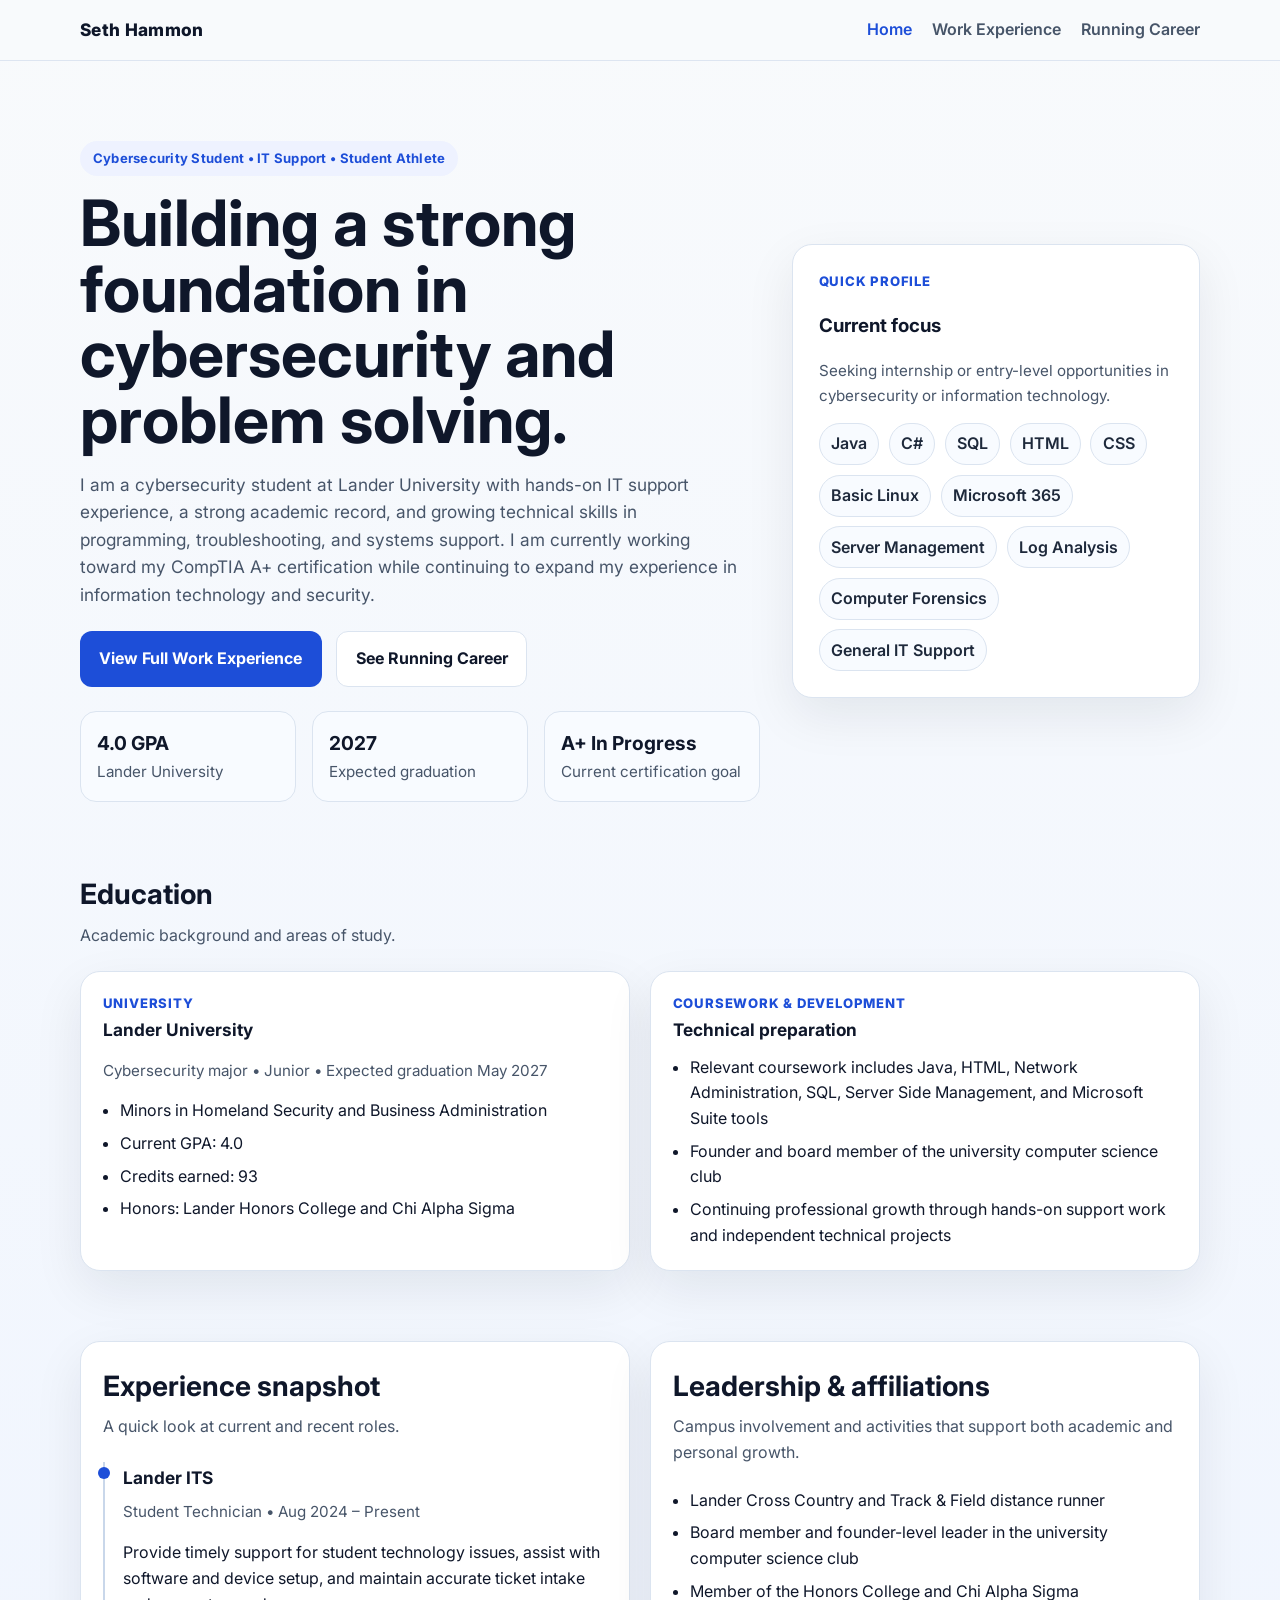
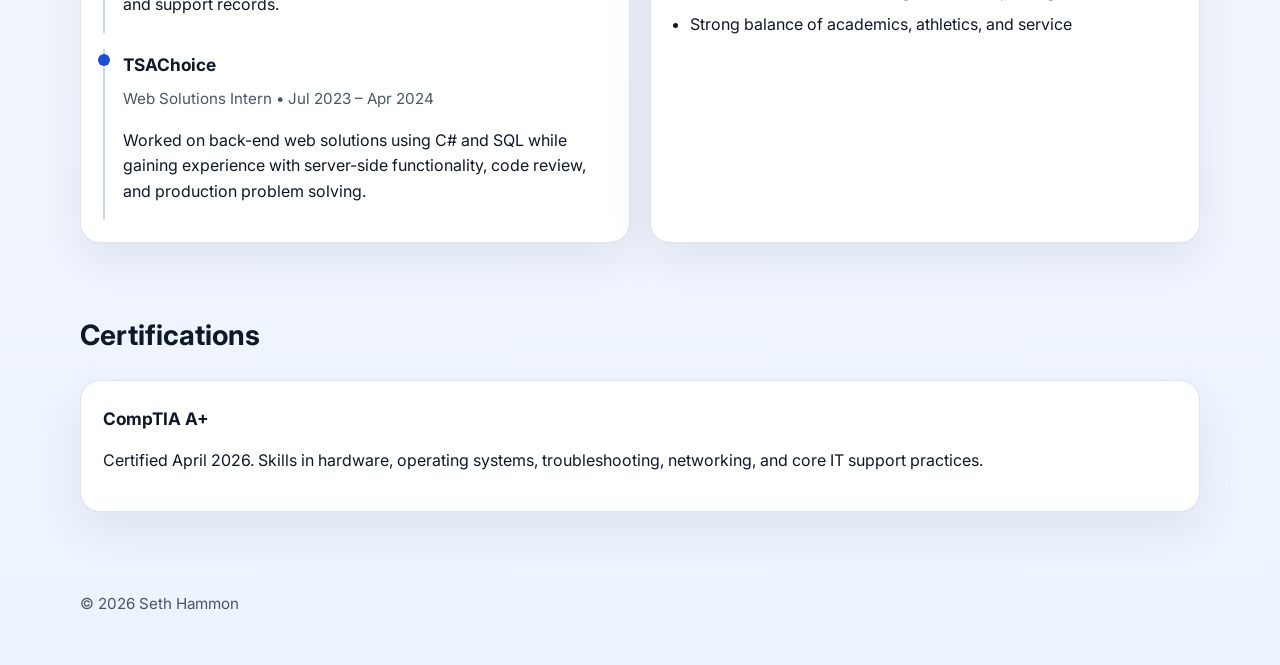
<file: index.html>
<!DOCTYPE html>
<html lang="en">
<head>
  <meta charset="UTF-8">
  <meta name="viewport" content="width=device-width, initial-scale=1.0">
  <title>Seth Hammon | Cybersecurity Student</title>
  <meta name="description" content="Professional portfolio site for Seth Hammon, a cybersecurity student and student IT technician at Lander University.">
  <link rel="preconnect" href="https://fonts.googleapis.com">
  <link rel="preconnect" href="https://fonts.gstatic.com" crossorigin>
  <link href="https://fonts.googleapis.com/css2?family=Inter:wght@400;500;600;700;800&display=swap" rel="stylesheet">
  <link rel="stylesheet" href="styles.css">
</head>
<body>
  <header class="site-header">
    <div class="container nav-wrap">
      <a class="brand" href="index.html">Seth Hammon</a>
      <nav class="nav" aria-label="Main navigation">
        <a class="active" href="index.html">Home</a>
        <a href="experience.html">Work Experience</a>
        <a href="running.html">Running Career</a>
      </nav>
    </div>
  </header>

  <main>
    <section class="hero">
      <div class="container hero-grid">
        <div>
          <span class="eyebrow">Cybersecurity Student • IT Support • Student Athlete</span>
          <h1>Building a strong foundation in cybersecurity and problem solving.</h1>
          <p class="lead">I am a cybersecurity student at Lander University with hands-on IT support experience, a strong academic record, and growing technical skills in programming, troubleshooting, and systems support. I am currently working toward my CompTIA A+ certification while continuing to expand my experience in information technology and security.</p>
          <div class="actions">
            <a class="btn btn-primary" href="experience.html">View Full Work Experience</a>
            <a class="btn btn-secondary" href="running.html">See Running Career</a>
          </div>
          <div class="stat-row">
            <div class="stat"><strong>4.0 GPA</strong><span class="meta">Lander University</span></div>
            <div class="stat"><strong>2027</strong><span class="meta">Expected graduation</span></div>
            <div class="stat"><strong>A+ In Progress</strong><span class="meta">Current certification goal</span></div>
          </div>
        </div>
        <aside class="hero-card">
          <div class="kicker">Quick profile</div>
          <h3>Current focus</h3>
          <p class="meta">Seeking internship or entry-level opportunities in cybersecurity or information technology.</p>
          <div class="badge-list">
            <span class="badge">Java</span>
            <span class="badge">C#</span>
            <span class="badge">SQL</span>
            <span class="badge">HTML</span>
            <span class="badge">CSS</span>
            <span class="badge">Basic Linux</span>
            <span class="badge">Microsoft 365</span>
            <span class="badge">Server Management</span>
            <span class="badge">Log Analysis</span>
            <span class="badge">Computer Forensics</span>
            <span class="badge">General IT Support</span>
          </div>
        </aside>
      </div>
    </section>

    <section class="section">
      <div class="container">
        <h2>Education</h2>
        <p class="section-intro">Academic background and areas of study.</p>
        <div class="grid grid-2">
          <article class="card">
            <div class="kicker">University</div>
            <h3>Lander University</h3>
            <p class="meta">Cybersecurity major • Junior • Expected graduation May 2027</p>
            <ul class="list">
              <li>Minors in Homeland Security and Business Administration</li>
              <li>Current GPA: 4.0</li>
              <li>Credits earned: 93</li>
              <li>Honors: Lander Honors College and Chi Alpha Sigma</li>
            </ul>
          </article>
          <article class="card">
            <div class="kicker">Coursework & Development</div>
            <h3>Technical preparation</h3>
            <ul class="list">
              <li>Relevant coursework includes Java, HTML, Network Administration, SQL, Server Side Management, and Microsoft Suite tools</li>
              <li>Founder and board member of the university computer science club</li>
              <li>Continuing professional growth through hands-on support work and independent technical projects</li>
            </ul>
          </article>
        </div>
      </div>
    </section>

    <section class="section">
      <div class="container split">
        <article class="panel">
          <h2>Experience snapshot</h2>
          <p class="section-intro">A quick look at current and recent roles.</p>
          <div class="timeline">
            <div class="timeline-item">
              <h3>Lander ITS</h3>
              <div class="meta">Student Technician • Aug 2024 – Present</div>
              <p>Provide timely support for student technology issues, assist with software and device setup, and maintain accurate ticket intake and support records.</p>
            </div>
            <div class="timeline-item">
              <h3>TSAChoice</h3>
              <div class="meta">Web Solutions Intern • Jul 2023 – Apr 2024</div>
              <p>Worked on back-end web solutions using C# and SQL while gaining experience with server-side functionality, code review, and production problem solving.</p>
            </div>
          </div>
        </article>
        <article class="panel">
          <h2>Leadership & affiliations</h2>
          <p class="section-intro">Campus involvement and activities that support both academic and personal growth.</p>
          <ul class="list">
            <li>Lander Cross Country and Track &amp; Field distance runner</li>
            <li>Board member and founder-level leader in the university computer science club</li>
            <li>Member of the Honors College and Chi Alpha Sigma</li>
            <li>Strong balance of academics, athletics, and service</li>
          </ul>
        </article>
      </div>
    </section>

    <section class="section">
      <div class="container">
        <h2>Certifications</h2>
        <p class="section-intro"></p>
        <article class="card">
          <h3>CompTIA A+</h3>
          <p>Certified April 2026. Skills in hardware, operating systems, troubleshooting, networking, and core IT support practices.</p>
        </article>
      </div>
    </section>
  </main>

  <footer class="footer">
    <div class="container">© 2026 Seth Hammon</div>
  </footer>
</body>
</html>
</file>
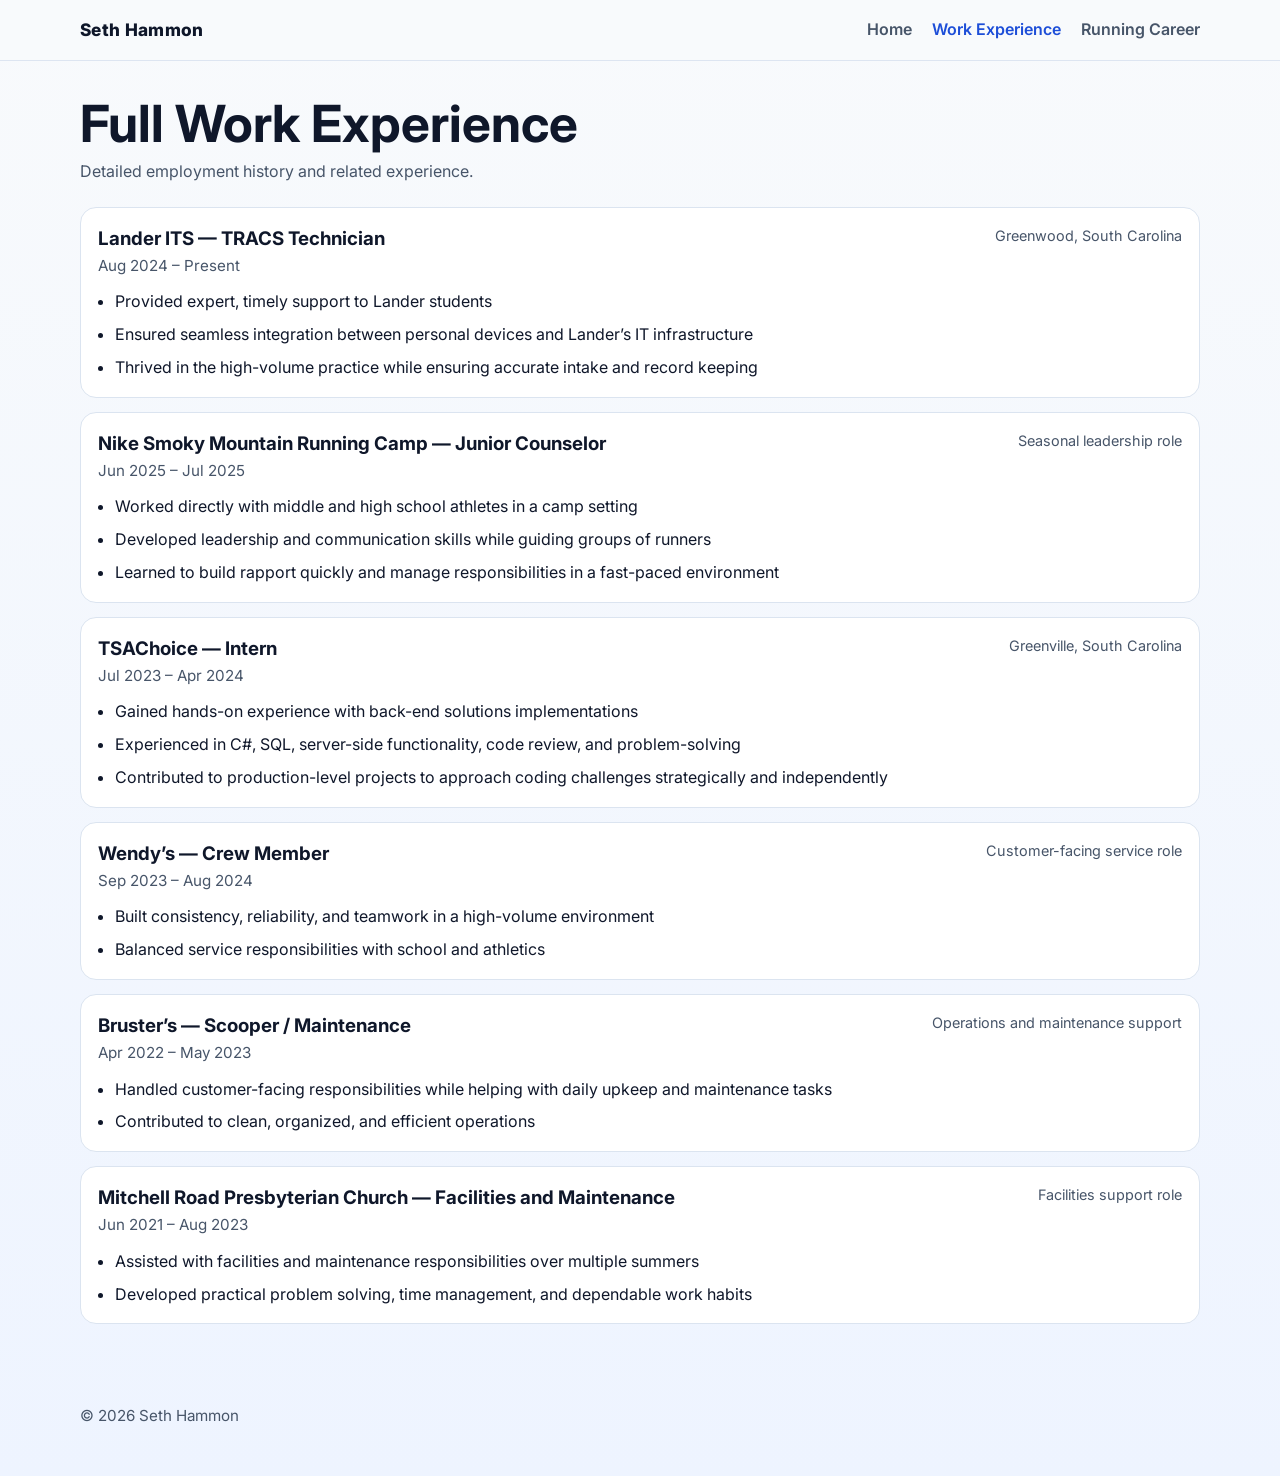
<file: experience.html>
<!DOCTYPE html>
<html lang="en">
<head>
  <meta charset="UTF-8">
  <meta name="viewport" content="width=device-width, initial-scale=1.0">
  <title>Seth Hammon | Work Experience</title>
  <meta name="description" content="Full work experience for Seth Hammon.">
  <link rel="preconnect" href="https://fonts.googleapis.com">
  <link rel="preconnect" href="https://fonts.gstatic.com" crossorigin>
  <link href="https://fonts.googleapis.com/css2?family=Inter:wght@400;500;600;700;800&display=swap" rel="stylesheet">
  <link rel="stylesheet" href="styles.css">
</head>
<body>
  <header class="site-header">
    <div class="container nav-wrap">
      <a class="brand" href="index.html">Seth Hammon</a>
      <nav class="nav" aria-label="Main navigation">
        <a href="index.html">Home</a>
        <a class="active" href="experience.html">Work Experience</a>
        <a href="running.html">Running Career</a>
      </nav>
    </div>
  </header>

  <main class="section">
    <div class="container">
      <h1 style="font-size:clamp(2rem,4vw,3.4rem);margin-bottom:.6rem;">Full Work Experience</h1>
      <p class="section-intro">Detailed employment history and related experience.</p>

      <div class="table-like">
        <article class="role">
          <div class="role-head">
            <div>
              <h3>Lander ITS — TRACS Technician</h3>
              <div class="meta">Aug 2024 – Present</div>
            </div>
            <div class="small meta">Greenwood, South Carolina</div>
          </div>
          <ul class="list">
            <li>Provided expert, timely support to Lander students</li>
            <li>Ensured seamless integration between personal devices and Lander’s IT infrastructure</li>
            <li>Thrived in the high-volume practice while ensuring accurate intake and record keeping</li>
          </ul>
        </article>

        <article class="role">
          <div class="role-head">
            <div>
              <h3>Nike Smoky Mountain Running Camp — Junior Counselor</h3>
              <div class="meta">Jun 2025 – Jul 2025</div>
            </div>
            <div class="small meta">Seasonal leadership role</div>
          </div>
          <ul class="list">
            <li>Worked directly with middle and high school athletes in a camp setting</li>
            <li>Developed leadership and communication skills while guiding groups of runners</li>
            <li>Learned to build rapport quickly and manage responsibilities in a fast-paced environment</li>
          </ul>
        </article>

        <article class="role">
          <div class="role-head">
            <div>
              <h3>TSAChoice — Intern</h3>
              <div class="meta">Jul 2023 – Apr 2024</div>
            </div>
            <div class="small meta">Greenville, South Carolina</div>
          </div>
          <ul class="list">
            <li>Gained hands-on experience with back-end solutions implementations</li>
            <li>Experienced in C#, SQL, server-side functionality, code review, and problem-solving</li>
            <li>Contributed to production-level projects to approach coding challenges strategically and
independently</li>
          </ul>
        </article>

        <article class="role">
          <div class="role-head">
            <div>
              <h3>Wendy’s — Crew Member</h3>
              <div class="meta">Sep 2023 – Aug 2024</div>
            </div>
            <div class="small meta">Customer-facing service role</div>
          </div>
          <ul class="list">
            <li>Built consistency, reliability, and teamwork in a high-volume environment</li>
            <li>Balanced service responsibilities with school and athletics</li>
          </ul>
        </article>

        <article class="role">
          <div class="role-head">
            <div>
              <h3>Bruster’s — Scooper / Maintenance</h3>
              <div class="meta">Apr 2022 – May 2023</div>
            </div>
            <div class="small meta">Operations and maintenance support</div>
          </div>
          <ul class="list">
            <li>Handled customer-facing responsibilities while helping with daily upkeep and maintenance tasks</li>
            <li>Contributed to clean, organized, and efficient operations</li>
          </ul>
        </article>

        <article class="role">
          <div class="role-head">
            <div>
              <h3>Mitchell Road Presbyterian Church — Facilities and Maintenance</h3>
              <div class="meta">Jun 2021 – Aug 2023</div>
            </div>
            <div class="small meta">Facilities support role</div>
          </div>
          <ul class="list">
            <li>Assisted with facilities and maintenance responsibilities over multiple summers</li>
            <li>Developed practical problem solving, time management, and dependable work habits</li>
          </ul>
        </article>
      </div>
    </div>
  </main>

  <footer class="footer">
    <div class="container">© 2026 Seth Hammon</div>
  </footer>
</body>
</html>
</file>
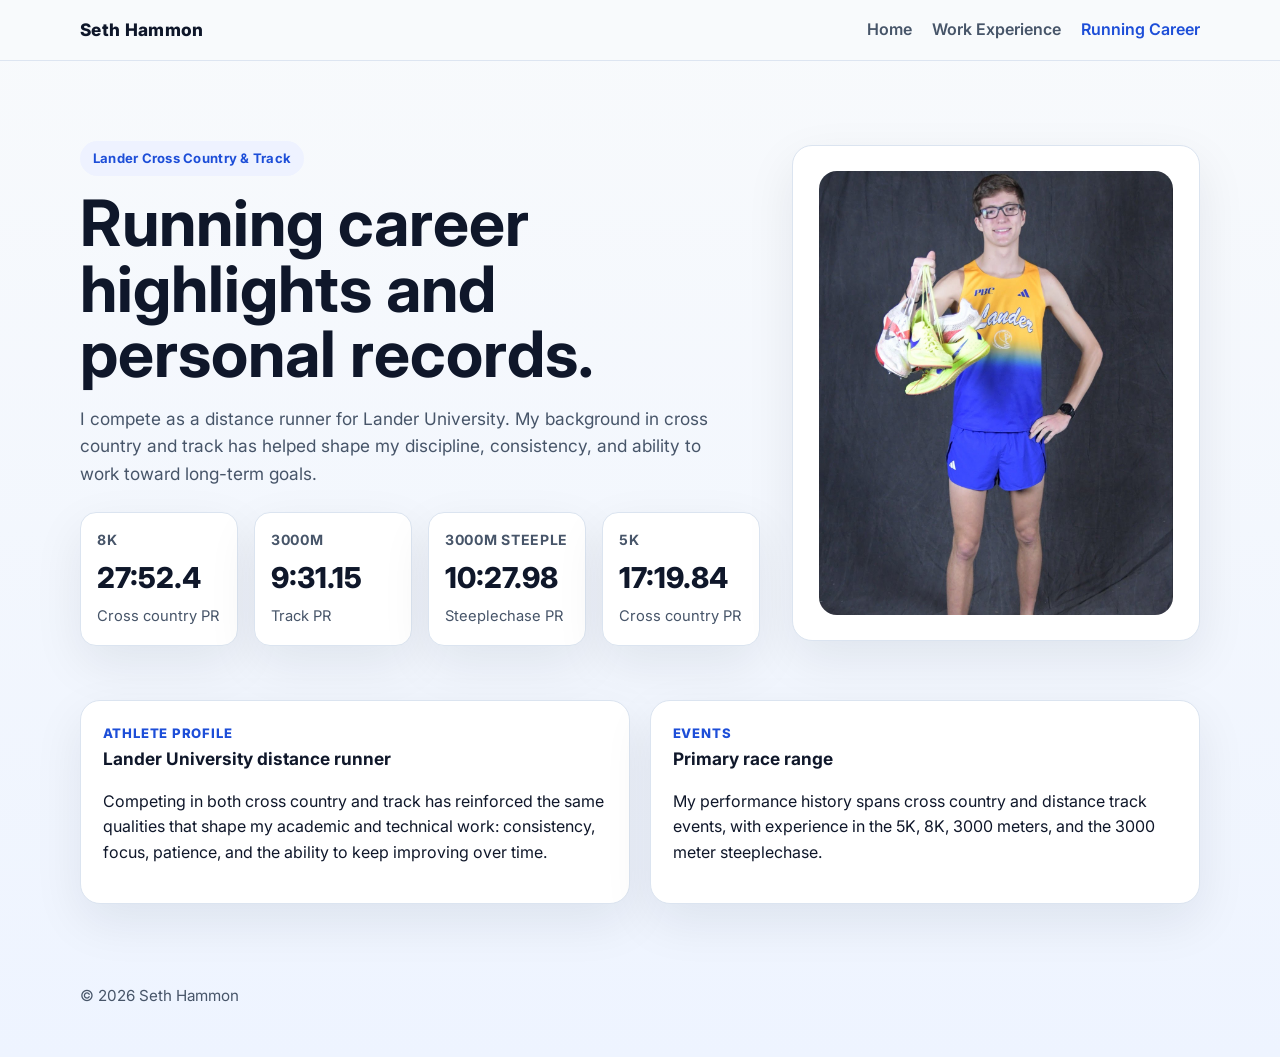
<file: running.html>
<!DOCTYPE html>
<html lang="en">
<head>
  <meta charset="UTF-8">
  <meta name="viewport" content="width=device-width, initial-scale=1.0">
  <title>Seth Hammon | Running Career</title>
  <meta name="description" content="Running career and personal records for Seth Hammon.">
  <link rel="preconnect" href="https://fonts.googleapis.com">
  <link rel="preconnect" href="https://fonts.gstatic.com" crossorigin>
  <link href="https://fonts.googleapis.com/css2?family=Inter:wght@400;500;600;700;800&display=swap" rel="stylesheet">
  <link rel="stylesheet" href="styles.css">
</head>
<body>
  <header class="site-header">
    <div class="container nav-wrap">
      <a class="brand" href="index.html">Seth Hammon</a>
      <nav class="nav" aria-label="Main navigation">
        <a href="index.html">Home</a>
        <a href="experience.html">Work Experience</a>
        <a class="active" href="running.html">Running Career</a>
      </nav>
    </div>
  </header>

  <main>
    <section class="hero" style="padding-bottom:2rem;">
      <div class="container hero-grid">
        <div>
          <span class="eyebrow">Lander Cross Country &amp; Track</span>
          <h1>Running career highlights and personal records.</h1>
          <p class="lead">I compete as a distance runner for Lander University. My background in cross country and track has helped shape my discipline, consistency, and ability to work toward long-term goals.</p>
          <div class="pr-grid" style="margin-top:1.5rem;">
            <div class="pr">
              <div class="event">8K</div>
              <div class="time">27:52.4</div>
              <div class="note">Cross country PR</div>
            </div>
            <div class="pr">
              <div class="event">3000m</div>
              <div class="time">9:31.15</div>
              <div class="note">Track PR</div>
            </div>
            <div class="pr">
              <div class="event">3000m Steeple</div>
              <div class="time">10:27.98</div>
              <div class="note">Steeplechase PR</div>
            </div>
            <div class="pr">
              <div class="event">5K</div>
              <div class="time">17:19.84</div>
              <div class="note">Cross country PR</div>
            </div>
          </div>
        </div>
        <aside class="photo-card hero-card">
          <img src="profile.jpg" alt="Seth Hammon in Lander running uniform holding racing shoes.">
        </aside>
      </div>
    </section>

    <section class="section">
      <div class="container grid grid-2">
        <article class="card">
          <div class="kicker">Athlete profile</div>
          <h3>Lander University distance runner</h3>
          <p>Competing in both cross country and track has reinforced the same qualities that shape my academic and technical work: consistency, focus, patience, and the ability to keep improving over time.</p>
        </article>
        <article class="card">
          <div class="kicker">Events</div>
          <h3>Primary race range</h3>
          <p>My performance history spans cross country and distance track events, with experience in the 5K, 8K, 3000 meters, and the 3000 meter steeplechase.</p>
        </article>
      </div>
    </section>
  </main>

  <footer class="footer">
    <div class="container">© 2026 Seth Hammon</div>
  </footer>
</body>
</html>
</file>
<file: styles.css>
:root{
  --bg:#f8fafc;
  --surface:#ffffff;
  --surface-2:#eef2ff;
  --text:#0f172a;
  --muted:#475569;
  --line:#dbe4f0;
  --accent:#1d4ed8;
  --accent-2:#0f172a;
  --shadow:0 18px 50px rgba(15,23,42,.08);
  --radius:20px;
  --max:1120px;
}
*{box-sizing:border-box}
html{scroll-behavior:smooth}
body{margin:0;font-family:Inter,Arial,sans-serif;background:linear-gradient(180deg,#f8fafc 0%,#eef4ff 100%);color:var(--text);line-height:1.6}
a{color:var(--accent);text-decoration:none}
a:hover{text-decoration:underline}
img{max-width:100%;display:block}
.container{width:min(var(--max),calc(100% - 2rem));margin:0 auto}
.site-header{position:sticky;top:0;background:rgba(248,250,252,.92);backdrop-filter:blur(14px);border-bottom:1px solid rgba(219,228,240,.9);z-index:10}
.nav-wrap{display:flex;justify-content:space-between;align-items:center;gap:1rem;padding:1rem 0}
.brand{font-weight:800;font-size:1.08rem;color:var(--accent-2);letter-spacing:.02em}
.nav{display:flex;flex-wrap:wrap;gap:.9rem 1.25rem}
.nav a{color:var(--muted);font-weight:600}
.nav a.active,.nav a:hover{color:var(--accent)}
.hero{padding:5rem 0 3rem}
.hero-grid{display:grid;grid-template-columns:1.25fr .75fr;gap:2rem;align-items:center}
.eyebrow{display:inline-block;padding:.45rem .8rem;border-radius:999px;background:var(--surface-2);color:var(--accent);font-weight:700;font-size:.82rem;letter-spacing:.02em}
h1{font-size:clamp(2.2rem,5vw,4.25rem);line-height:1.03;margin:.85rem 0 1rem}
.lead{font-size:1.08rem;color:var(--muted);max-width:60ch}
.hero-card,.panel,.card{background:var(--surface);border:1px solid var(--line);border-radius:var(--radius);box-shadow:var(--shadow)}
.hero-card{padding:1.6rem}
.stat-row{display:grid;grid-template-columns:repeat(3,1fr);gap:1rem;margin-top:1.5rem}
.stat{padding:1rem;border-radius:16px;background:#f8fbff;border:1px solid var(--line)}
.stat strong{display:block;font-size:1.2rem}
.actions{display:flex;flex-wrap:wrap;gap:.9rem;margin-top:1.4rem}
.btn{display:inline-flex;align-items:center;justify-content:center;padding:.9rem 1.15rem;border-radius:12px;font-weight:700;border:1px solid transparent;transition:.2s ease}
.btn-primary{background:var(--accent);color:#fff}
.btn-primary:hover{text-decoration:none;transform:translateY(-1px)}
.btn-secondary{background:#fff;color:var(--accent-2);border-color:var(--line)}
.btn-secondary:hover{text-decoration:none;border-color:#b8c6db}
.section{padding:1.4rem 0 3rem}
.section h2{font-size:1.75rem;margin:0 0 .35rem}
.section-intro{color:var(--muted);margin:0 0 1.4rem}
.grid{display:grid;gap:1.25rem}
.grid-2{grid-template-columns:repeat(2,minmax(0,1fr))}
.grid-3{grid-template-columns:repeat(3,minmax(0,1fr))}
.card,.panel{padding:1.35rem}
.card h3,.panel h3{margin:.1rem 0 .55rem;font-size:1.08rem}
.kicker{font-size:.82rem;color:var(--accent);font-weight:800;text-transform:uppercase;letter-spacing:.06em}
.meta{color:var(--muted);font-size:.95rem}
.list{margin:.7rem 0 0;padding-left:1.1rem}
.list li+li{margin-top:.45rem}
.split{display:grid;grid-template-columns:1fr 1fr;gap:1.25rem}
.timeline{display:grid;gap:1rem}
.timeline-item{position:relative;padding-left:1.15rem;border-left:2px solid #c9d7ea}
.timeline-item::before{content:"";position:absolute;left:-7px;top:.32rem;width:12px;height:12px;border-radius:50%;background:var(--accent)}
.photo-card img{border-radius:18px;aspect-ratio:4/5;object-fit:cover;object-position:center 18%}
.pr-grid{display:grid;grid-template-columns:repeat(4,minmax(0,1fr));gap:1rem}
.pr{padding:1rem;border-radius:16px;background:#fff;border:1px solid var(--line);box-shadow:var(--shadow)}
.pr .event{font-size:.88rem;color:var(--muted);font-weight:700;text-transform:uppercase;letter-spacing:.05em}
.pr .time{font-size:1.8rem;font-weight:800;margin:.25rem 0}
.note{font-size:.92rem;color:var(--muted)}
.footer{padding:2rem 0 3rem;color:var(--muted);font-size:.95rem}
.badge-list{display:flex;flex-wrap:wrap;gap:.6rem;margin-top:.9rem}
.badge{padding:.45rem .7rem;background:#f8fbff;border:1px solid var(--line);border-radius:999px;font-weight:600;color:#1e293b}
.table-like{display:grid;gap:.9rem}
.role{padding:1rem 1.05rem;border:1px solid var(--line);border-radius:16px;background:#fff}
.role-head{display:flex;justify-content:space-between;gap:1rem;flex-wrap:wrap}
.role-head h3{margin:0}
.small{font-size:.9rem}
@media (max-width: 900px){
  .hero-grid,.grid-3,.grid-2,.split,.pr-grid{grid-template-columns:1fr}
  .stat-row{grid-template-columns:1fr}
  .nav-wrap{align-items:flex-start;flex-direction:column}
}
</file>
